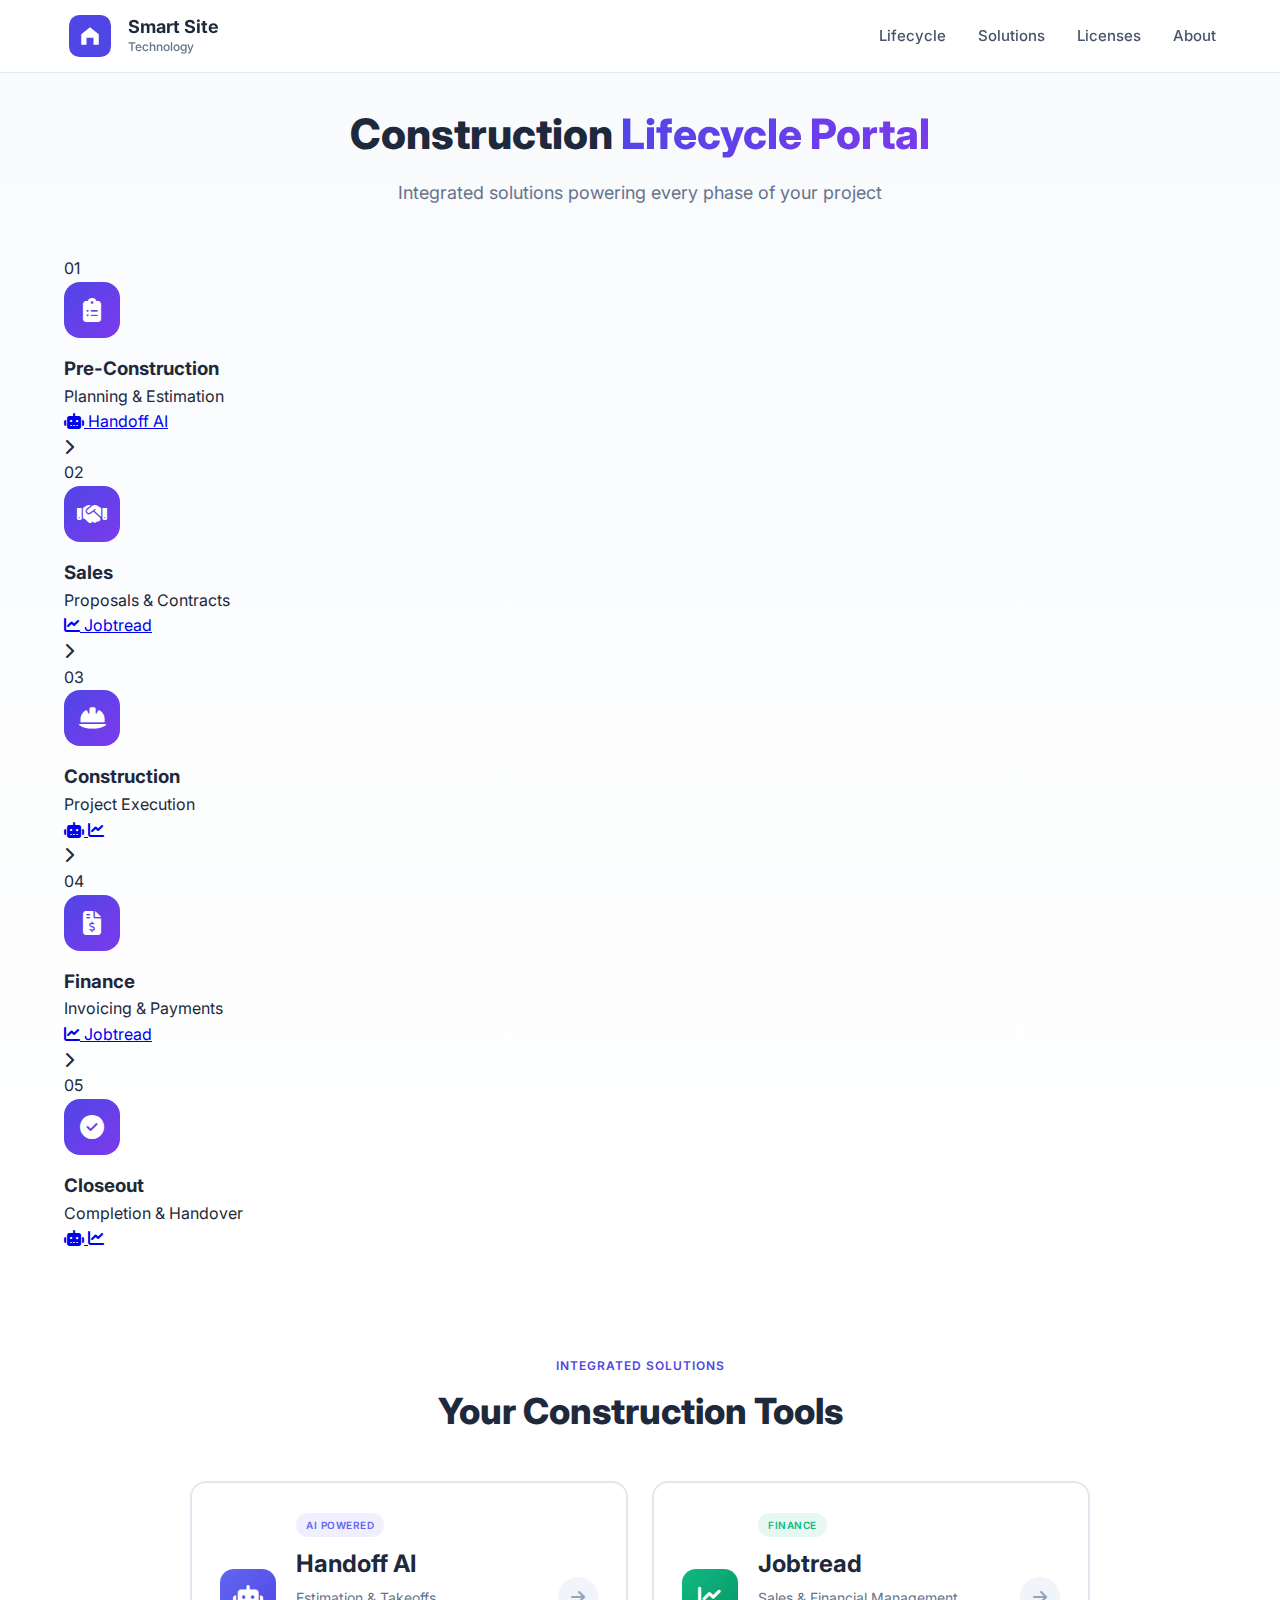
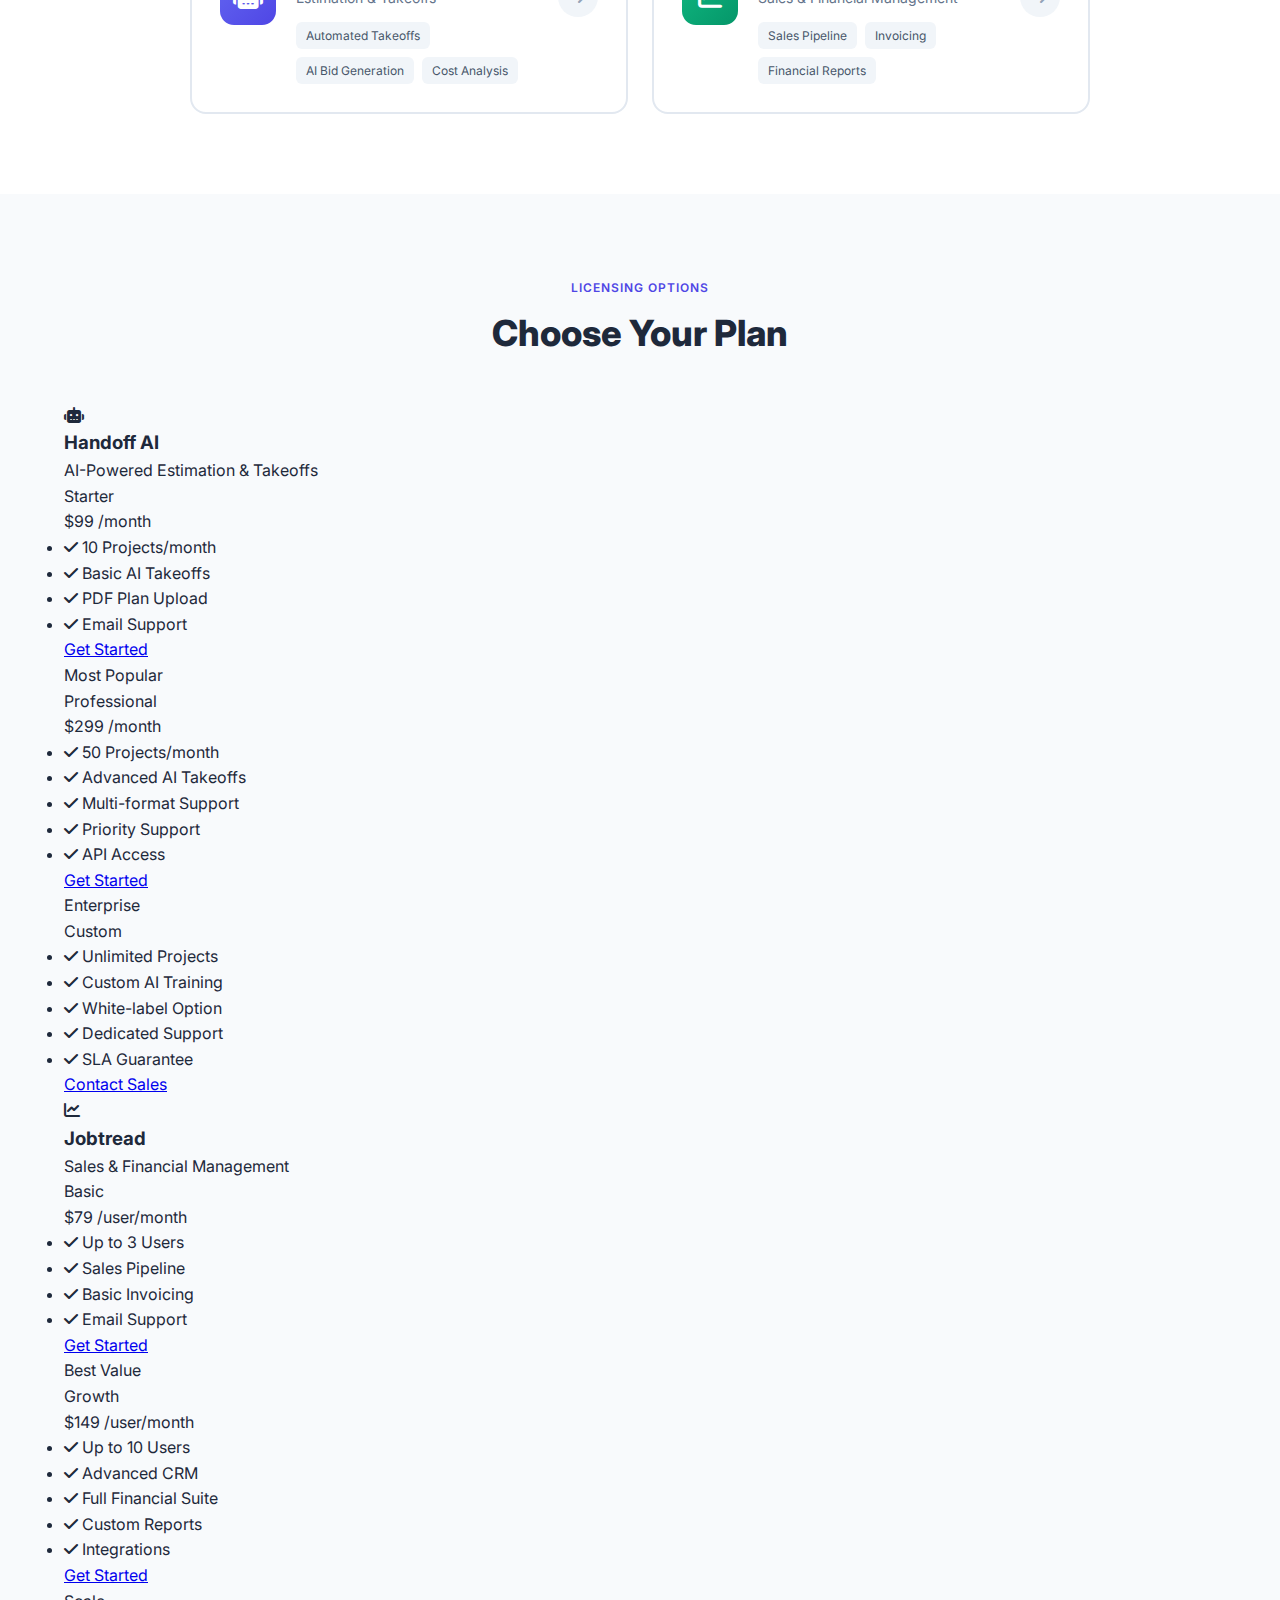
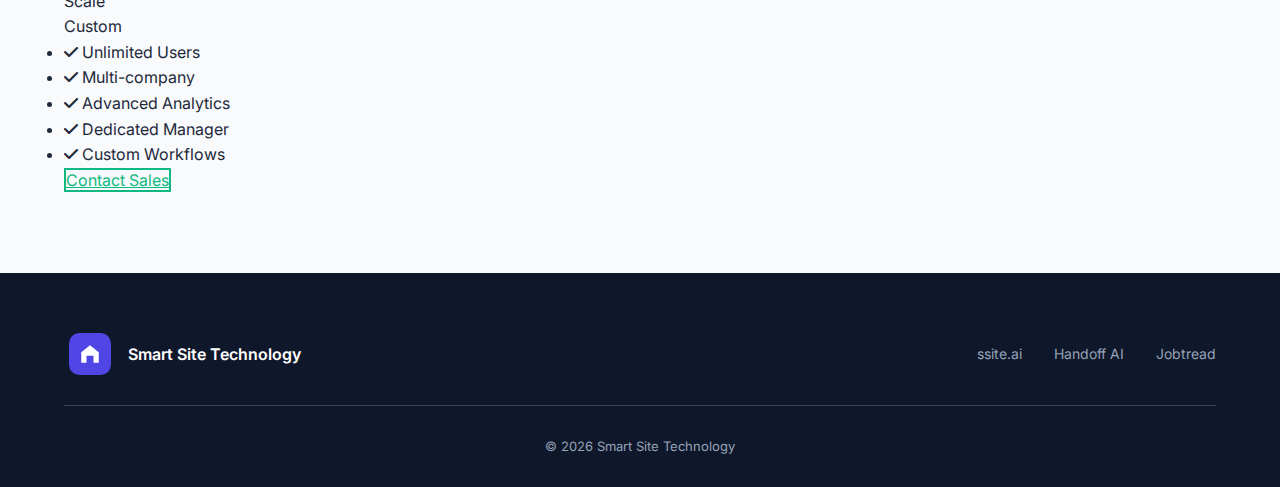
<file: index.html>
<!DOCTYPE html>
<html lang="en">
<head>
    <meta charset="UTF-8">
    <meta name="viewport" content="width=device-width, initial-scale=1.0">
    <title>Smart Site Technology - Construction Portal</title>
    <link rel="stylesheet" href="css/styles.css">
    <link href="https://fonts.googleapis.com/css2?family=Inter:wght@400;500;600;700;800&display=swap" rel="stylesheet">
    <link rel="stylesheet" href="https://cdnjs.cloudflare.com/ajax/libs/font-awesome/6.4.0/css/all.min.css">
</head>
<body>
    <!-- Header -->
    <header class="header">
        <div class="container">
            <div class="logo">
                <svg class="logo-icon" viewBox="0 0 48 48" fill="none" xmlns="http://www.w3.org/2000/svg">
                    <rect width="48" height="48" rx="12" fill="url(#logoGrad)"/>
                    <path d="M14 34V22L24 14L34 22V34H28V26H20V34H14Z" fill="white"/>
                    <circle cx="24" cy="20" r="3" fill="white" opacity="0.6"/>
                    <defs>
                        <linearGradient id="logoGrad" x1="0" y1="0" x2="48" y2="48">
                            <stop offset="0%" stop-color="#4F46E5"/>
                            <stop offset="100%" stop-color="#7C3AED"/>
                        </linearGradient>
                    </defs>
                </svg>
                <div class="logo-text">
                    <span class="logo-name">Smart Site</span>
                    <span class="logo-tag">Technology</span>
                </div>
            </div>
            <nav class="nav">
                <a href="#lifecycle">Lifecycle</a>
                <a href="#solutions">Solutions</a>
                <a href="#licenses">Licenses</a>
                <a href="https://www.ssite.ai" target="_blank">About</a>
            </nav>
        </div>
    </header>

    <!-- Main Hero with Lifecycle -->
    <section class="hero-lifecycle">
        <div class="container">
            <div class="hero-header">
                <h1>Construction <span class="highlight">Lifecycle Portal</span></h1>
                <p>Integrated solutions powering every phase of your project</p>
            </div>

            <div class="lifecycle-flow" id="lifecycle">
                <!-- Phase 1 -->
                <div class="phase-card">
                    <div class="phase-number">01</div>
                    <div class="phase-icon">
                        <i class="fas fa-clipboard-list"></i>
                    </div>
                    <h3>Pre-Construction</h3>
                    <p>Planning & Estimation</p>
                    <a href="https://www.handoff.ai" target="_blank" class="phase-link handoff">
                        <i class="fas fa-robot"></i> Handoff AI
                    </a>
                </div>

                <div class="phase-connector">
                    <div class="connector-line"></div>
                    <i class="fas fa-chevron-right"></i>
                </div>

                <!-- Phase 2 -->
                <div class="phase-card">
                    <div class="phase-number">02</div>
                    <div class="phase-icon">
                        <i class="fas fa-handshake"></i>
                    </div>
                    <h3>Sales</h3>
                    <p>Proposals & Contracts</p>
                    <a href="https://www.jobtread.com" target="_blank" class="phase-link jobtread">
                        <i class="fas fa-chart-line"></i> Jobtread
                    </a>
                </div>

                <div class="phase-connector">
                    <div class="connector-line"></div>
                    <i class="fas fa-chevron-right"></i>
                </div>

                <!-- Phase 3 -->
                <div class="phase-card">
                    <div class="phase-number">03</div>
                    <div class="phase-icon">
                        <i class="fas fa-hard-hat"></i>
                    </div>
                    <h3>Construction</h3>
                    <p>Project Execution</p>
                    <div class="phase-links-row">
                        <a href="https://www.handoff.ai" target="_blank" class="phase-link-sm handoff">
                            <i class="fas fa-robot"></i>
                        </a>
                        <a href="https://www.jobtread.com" target="_blank" class="phase-link-sm jobtread">
                            <i class="fas fa-chart-line"></i>
                        </a>
                    </div>
                </div>

                <div class="phase-connector">
                    <div class="connector-line"></div>
                    <i class="fas fa-chevron-right"></i>
                </div>

                <!-- Phase 4 -->
                <div class="phase-card">
                    <div class="phase-number">04</div>
                    <div class="phase-icon">
                        <i class="fas fa-file-invoice-dollar"></i>
                    </div>
                    <h3>Finance</h3>
                    <p>Invoicing & Payments</p>
                    <a href="https://www.jobtread.com" target="_blank" class="phase-link jobtread">
                        <i class="fas fa-chart-line"></i> Jobtread
                    </a>
                </div>

                <div class="phase-connector">
                    <div class="connector-line"></div>
                    <i class="fas fa-chevron-right"></i>
                </div>

                <!-- Phase 5 -->
                <div class="phase-card">
                    <div class="phase-number">05</div>
                    <div class="phase-icon">
                        <i class="fas fa-check-circle"></i>
                    </div>
                    <h3>Closeout</h3>
                    <p>Completion & Handover</p>
                    <div class="phase-links-row">
                        <a href="https://www.handoff.ai" target="_blank" class="phase-link-sm handoff">
                            <i class="fas fa-robot"></i>
                        </a>
                        <a href="https://www.jobtread.com" target="_blank" class="phase-link-sm jobtread">
                            <i class="fas fa-chart-line"></i>
                        </a>
                    </div>
                </div>
            </div>
        </div>
    </section>

    <!-- Solutions Section -->
    <section id="solutions" class="solutions">
        <div class="container">
            <div class="section-header">
                <span class="section-label">Integrated Solutions</span>
                <h2>Your Construction Tools</h2>
            </div>

            <div class="solutions-grid">
                <!-- Handoff AI -->
                <a href="https://www.handoff.ai" target="_blank" class="solution-card handoff">
                    <div class="solution-icon">
                        <i class="fas fa-robot"></i>
                    </div>
                    <div class="solution-content">
                        <div class="solution-badge">AI Powered</div>
                        <h3>Handoff AI</h3>
                        <p>Estimation & Takeoffs</p>
                        <ul>
                            <li>Automated Takeoffs</li>
                            <li>AI Bid Generation</li>
                            <li>Cost Analysis</li>
                        </ul>
                    </div>
                    <div class="solution-arrow">
                        <i class="fas fa-arrow-right"></i>
                    </div>
                </a>

                <!-- Jobtread -->
                <a href="https://www.jobtread.com" target="_blank" class="solution-card jobtread">
                    <div class="solution-icon">
                        <i class="fas fa-chart-line"></i>
                    </div>
                    <div class="solution-content">
                        <div class="solution-badge">Finance</div>
                        <h3>Jobtread</h3>
                        <p>Sales & Financial Management</p>
                        <ul>
                            <li>Sales Pipeline</li>
                            <li>Invoicing</li>
                            <li>Financial Reports</li>
                        </ul>
                    </div>
                    <div class="solution-arrow">
                        <i class="fas fa-arrow-right"></i>
                    </div>
                </a>
            </div>
        </div>
    </section>

    <!-- Licenses Section -->
    <section id="licenses" class="licenses">
        <div class="container">
            <div class="section-header">
                <span class="section-label">Licensing Options</span>
                <h2>Choose Your Plan</h2>
            </div>

            <!-- Handoff AI Licenses -->
            <div class="license-group">
                <div class="license-group-header handoff">
                    <i class="fas fa-robot"></i>
                    <h3>Handoff AI</h3>
                    <span>AI-Powered Estimation & Takeoffs</span>
                </div>
                <div class="license-cards">
                    <div class="license-card">
                        <div class="license-tier">Starter</div>
                        <div class="license-price">
                            <span class="price">$99</span>
                            <span class="period">/month</span>
                        </div>
                        <ul class="license-features">
                            <li><i class="fas fa-check"></i> 10 Projects/month</li>
                            <li><i class="fas fa-check"></i> Basic AI Takeoffs</li>
                            <li><i class="fas fa-check"></i> PDF Plan Upload</li>
                            <li><i class="fas fa-check"></i> Email Support</li>
                        </ul>
                        <a href="https://www.handoff.ai" target="_blank" class="license-btn handoff">Get Started</a>
                    </div>
                    <div class="license-card popular">
                        <div class="popular-badge">Most Popular</div>
                        <div class="license-tier">Professional</div>
                        <div class="license-price">
                            <span class="price">$299</span>
                            <span class="period">/month</span>
                        </div>
                        <ul class="license-features">
                            <li><i class="fas fa-check"></i> 50 Projects/month</li>
                            <li><i class="fas fa-check"></i> Advanced AI Takeoffs</li>
                            <li><i class="fas fa-check"></i> Multi-format Support</li>
                            <li><i class="fas fa-check"></i> Priority Support</li>
                            <li><i class="fas fa-check"></i> API Access</li>
                        </ul>
                        <a href="https://www.handoff.ai" target="_blank" class="license-btn handoff">Get Started</a>
                    </div>
                    <div class="license-card">
                        <div class="license-tier">Enterprise</div>
                        <div class="license-price">
                            <span class="price">Custom</span>
                        </div>
                        <ul class="license-features">
                            <li><i class="fas fa-check"></i> Unlimited Projects</li>
                            <li><i class="fas fa-check"></i> Custom AI Training</li>
                            <li><i class="fas fa-check"></i> White-label Option</li>
                            <li><i class="fas fa-check"></i> Dedicated Support</li>
                            <li><i class="fas fa-check"></i> SLA Guarantee</li>
                        </ul>
                        <a href="https://www.handoff.ai" target="_blank" class="license-btn handoff outline">Contact Sales</a>
                    </div>
                </div>
            </div>

            <!-- Jobtread Licenses -->
            <div class="license-group">
                <div class="license-group-header jobtread">
                    <i class="fas fa-chart-line"></i>
                    <h3>Jobtread</h3>
                    <span>Sales & Financial Management</span>
                </div>
                <div class="license-cards">
                    <div class="license-card">
                        <div class="license-tier">Basic</div>
                        <div class="license-price">
                            <span class="price">$79</span>
                            <span class="period">/user/month</span>
                        </div>
                        <ul class="license-features">
                            <li><i class="fas fa-check"></i> Up to 3 Users</li>
                            <li><i class="fas fa-check"></i> Sales Pipeline</li>
                            <li><i class="fas fa-check"></i> Basic Invoicing</li>
                            <li><i class="fas fa-check"></i> Email Support</li>
                        </ul>
                        <a href="https://www.jobtread.com" target="_blank" class="license-btn jobtread">Get Started</a>
                    </div>
                    <div class="license-card popular">
                        <div class="popular-badge">Best Value</div>
                        <div class="license-tier">Growth</div>
                        <div class="license-price">
                            <span class="price">$149</span>
                            <span class="period">/user/month</span>
                        </div>
                        <ul class="license-features">
                            <li><i class="fas fa-check"></i> Up to 10 Users</li>
                            <li><i class="fas fa-check"></i> Advanced CRM</li>
                            <li><i class="fas fa-check"></i> Full Financial Suite</li>
                            <li><i class="fas fa-check"></i> Custom Reports</li>
                            <li><i class="fas fa-check"></i> Integrations</li>
                        </ul>
                        <a href="https://www.jobtread.com" target="_blank" class="license-btn jobtread">Get Started</a>
                    </div>
                    <div class="license-card">
                        <div class="license-tier">Scale</div>
                        <div class="license-price">
                            <span class="price">Custom</span>
                        </div>
                        <ul class="license-features">
                            <li><i class="fas fa-check"></i> Unlimited Users</li>
                            <li><i class="fas fa-check"></i> Multi-company</li>
                            <li><i class="fas fa-check"></i> Advanced Analytics</li>
                            <li><i class="fas fa-check"></i> Dedicated Manager</li>
                            <li><i class="fas fa-check"></i> Custom Workflows</li>
                        </ul>
                        <a href="https://www.jobtread.com" target="_blank" class="license-btn jobtread outline">Contact Sales</a>
                    </div>
                </div>
            </div>
        </div>
    </section>

    <!-- Footer -->
    <footer class="footer">
        <div class="container">
            <div class="footer-content">
                <div class="footer-brand">
                    <svg class="footer-logo" viewBox="0 0 48 48" fill="none" xmlns="http://www.w3.org/2000/svg">
                        <rect width="48" height="48" rx="12" fill="url(#logoGrad2)"/>
                        <path d="M14 34V22L24 14L34 22V34H28V26H20V34H14Z" fill="white"/>
                        <circle cx="24" cy="20" r="3" fill="white" opacity="0.6"/>
                        <defs>
                            <linearGradient id="logoGrad2" x1="0" y1="0" x2="48" y2="48">
                                <stop offset="0%" stop-color="#4F46E5"/>
                                <stop offset="100%" stop-color="#7C3AED"/>
                            </linearGradient>
                        </defs>
                    </svg>
                    <span>Smart Site Technology</span>
                </div>
                <div class="footer-links">
                    <a href="https://www.ssite.ai" target="_blank">ssite.ai</a>
                    <a href="https://www.handoff.ai" target="_blank">Handoff AI</a>
                    <a href="https://www.jobtread.com" target="_blank">Jobtread</a>
                </div>
            </div>
            <div class="footer-bottom">
                <p>&copy; 2026 Smart Site Technology</p>
            </div>
        </div>
    </footer>
</body>
</html>
</file>
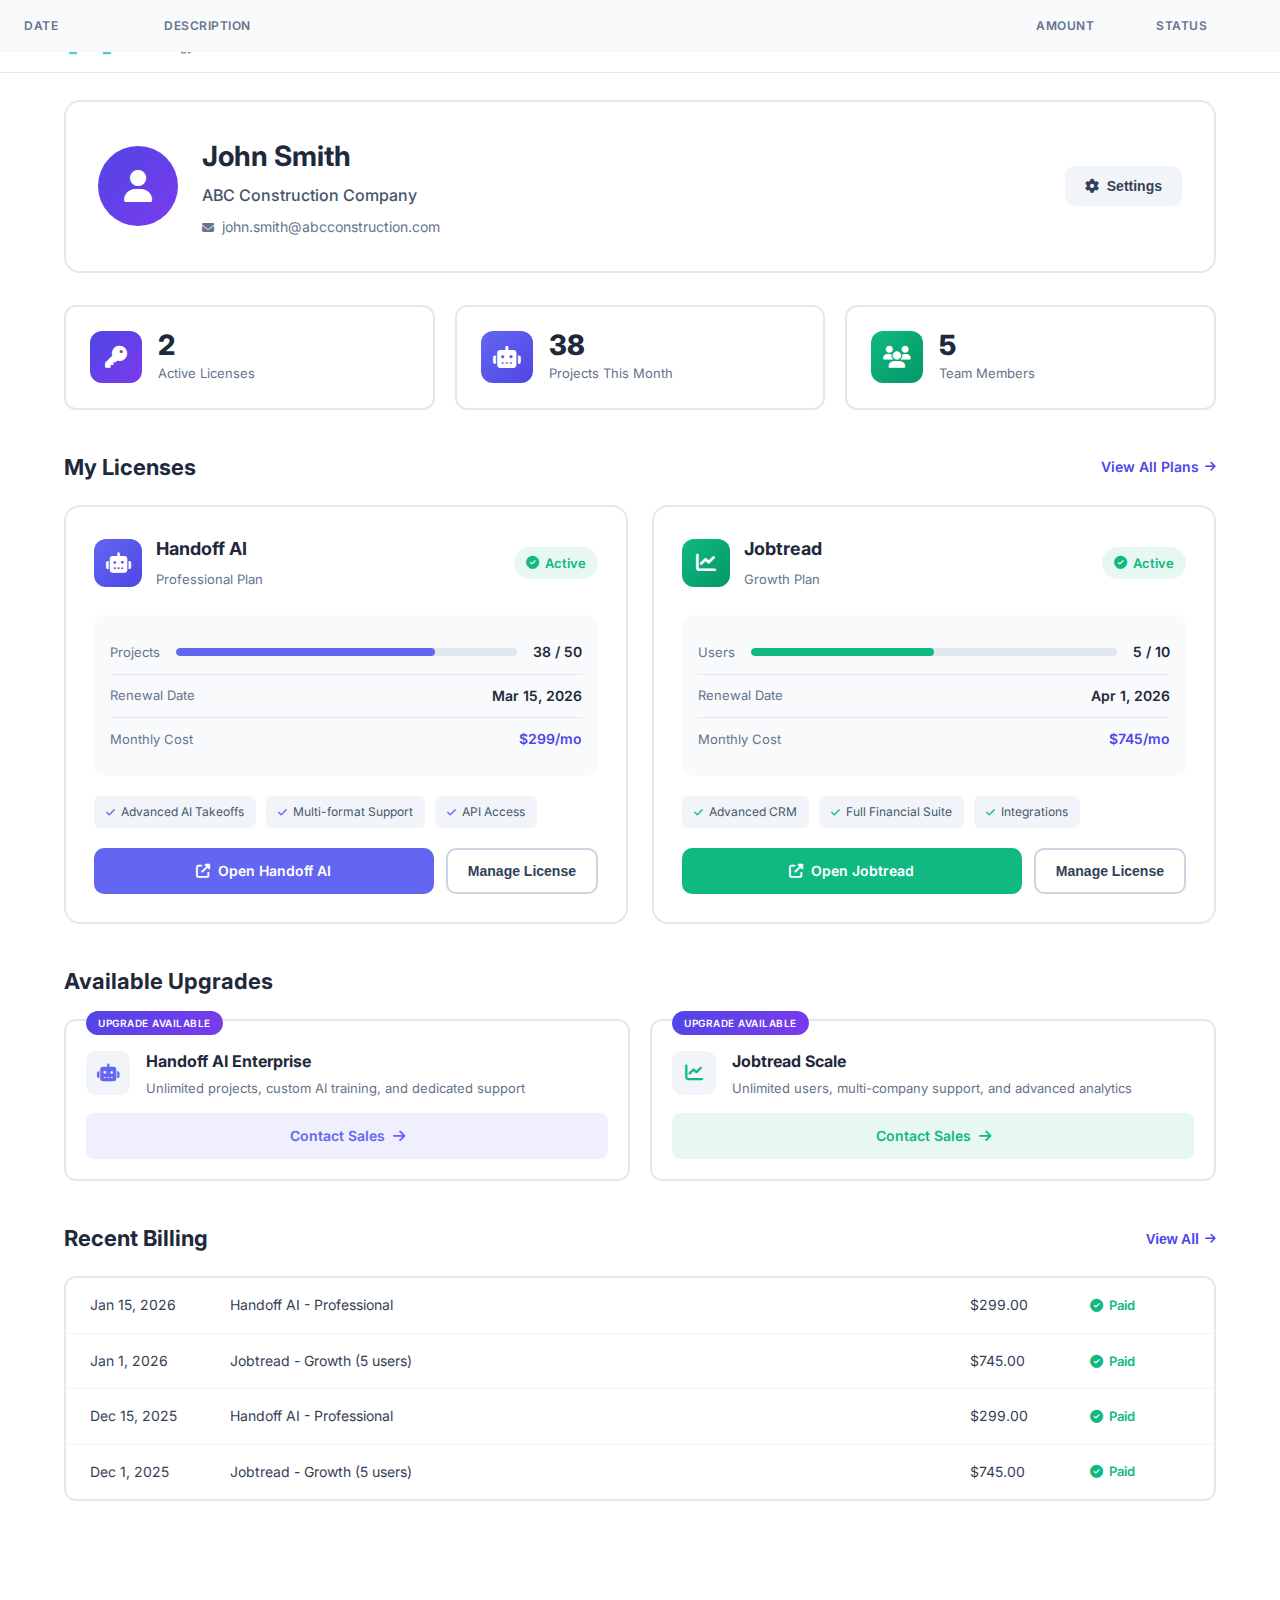
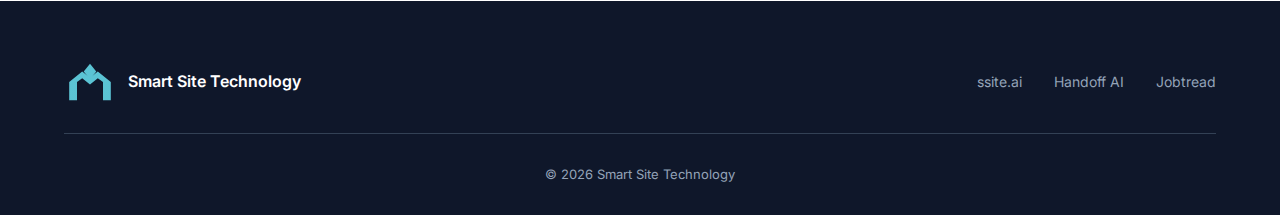
<file: profile.html>
<!DOCTYPE html>
<html lang="en">
<head>
    <meta charset="UTF-8">
    <meta name="viewport" content="width=device-width, initial-scale=1.0">
    <title>User Profile - Smart Site Technology</title>
    <link rel="stylesheet" href="css/styles.css">
    <link rel="stylesheet" href="css/profile.css">
    <link href="https://fonts.googleapis.com/css2?family=Inter:wght@400;500;600;700;800&display=swap" rel="stylesheet">
    <link rel="stylesheet" href="https://cdnjs.cloudflare.com/ajax/libs/font-awesome/6.4.0/css/all.min.css">
</head>
<body>
    <!-- Header -->
    <header class="header">
        <div class="container">
            <div class="logo">
                <a href="index.html" style="display: flex; align-items: center; gap: 12px; text-decoration: none;">
                    <svg class="logo-icon" viewBox="0 0 100 80" fill="none" xmlns="http://www.w3.org/2000/svg">
                        <defs>
                            <linearGradient id="logoGrad" x1="0" y1="0" x2="0" y2="80">
                                <stop offset="0%" stop-color="#5BC4D4"/>
                                <stop offset="100%" stop-color="#2BA3B5"/>
                            </linearGradient>
                        </defs>
                        <path d="M10 75 L10 40 L35 20 L50 32 L50 45 L35 33 L25 40 L25 75 Z" fill="url(#logoGrad)"/>
                        <path d="M90 75 L90 40 L65 20 L50 32 L50 45 L65 33 L75 40 L75 75 Z" fill="url(#logoGrad)"/>
                        <path d="M50 5 L62 20 L50 35 L38 20 Z" fill="url(#logoGrad)"/>
                    </svg>
                    <div class="logo-text">
                        <span class="logo-name">Smart Site</span>
                        <span class="logo-tag">Technology</span>
                    </div>
                </a>
            </div>
            <nav class="nav">
                <a href="index.html">Portal</a>
                <a href="index.html#licenses">Plans</a>
                <a href="profile.html" class="active">My Account</a>
            </nav>
        </div>
    </header>

    <!-- Profile Section -->
    <section class="profile-section">
        <div class="container">
            <!-- Profile Header -->
            <div class="profile-header">
                <div class="profile-avatar">
                    <i class="fas fa-user"></i>
                </div>
                <div class="profile-info">
                    <h1>John Smith</h1>
                    <p class="company">ABC Construction Company</p>
                    <p class="email"><i class="fas fa-envelope"></i> john.smith@abcconstruction.com</p>
                </div>
                <div class="profile-actions">
                    <button class="btn-secondary"><i class="fas fa-cog"></i> Settings</button>
                </div>
            </div>

            <!-- License Summary Cards -->
            <div class="license-summary">
                <div class="summary-card">
                    <div class="summary-icon">
                        <i class="fas fa-key"></i>
                    </div>
                    <div class="summary-content">
                        <span class="summary-number">2</span>
                        <span class="summary-label">Active Licenses</span>
                    </div>
                </div>
                <div class="summary-card">
                    <div class="summary-icon handoff">
                        <i class="fas fa-robot"></i>
                    </div>
                    <div class="summary-content">
                        <span class="summary-number">38</span>
                        <span class="summary-label">Projects This Month</span>
                    </div>
                </div>
                <div class="summary-card">
                    <div class="summary-icon jobtread">
                        <i class="fas fa-users"></i>
                    </div>
                    <div class="summary-content">
                        <span class="summary-number">5</span>
                        <span class="summary-label">Team Members</span>
                    </div>
                </div>
            </div>

            <!-- My Licenses Section -->
            <div class="my-licenses">
                <div class="section-title">
                    <h2>My Licenses</h2>
                    <a href="index.html#licenses" class="btn-text">View All Plans <i class="fas fa-arrow-right"></i></a>
                </div>

                <div class="licenses-grid">
                    <!-- Handoff AI License -->
                    <div class="user-license-card handoff">
                        <div class="license-header">
                            <div class="license-app">
                                <div class="app-icon handoff">
                                    <i class="fas fa-robot"></i>
                                </div>
                                <div class="app-info">
                                    <h3>Handoff AI</h3>
                                    <span class="plan-name">Professional Plan</span>
                                </div>
                            </div>
                            <span class="license-status active">
                                <i class="fas fa-check-circle"></i> Active
                            </span>
                        </div>

                        <div class="license-details">
                            <div class="detail-row">
                                <span class="detail-label">Projects</span>
                                <div class="usage-bar">
                                    <div class="usage-fill" style="width: 76%;"></div>
                                </div>
                                <span class="detail-value">38 / 50</span>
                            </div>
                            <div class="detail-row">
                                <span class="detail-label">Renewal Date</span>
                                <span class="detail-value">Mar 15, 2026</span>
                            </div>
                            <div class="detail-row">
                                <span class="detail-label">Monthly Cost</span>
                                <span class="detail-value price">$299/mo</span>
                            </div>
                        </div>

                        <div class="license-features">
                            <div class="feature"><i class="fas fa-check"></i> Advanced AI Takeoffs</div>
                            <div class="feature"><i class="fas fa-check"></i> Multi-format Support</div>
                            <div class="feature"><i class="fas fa-check"></i> API Access</div>
                        </div>

                        <div class="license-actions">
                            <a href="https://www.handoff.ai" target="_blank" class="btn-primary handoff">
                                <i class="fas fa-external-link-alt"></i> Open Handoff AI
                            </a>
                            <button class="btn-outline">Manage License</button>
                        </div>
                    </div>

                    <!-- Jobtread License -->
                    <div class="user-license-card jobtread">
                        <div class="license-header">
                            <div class="license-app">
                                <div class="app-icon jobtread">
                                    <i class="fas fa-chart-line"></i>
                                </div>
                                <div class="app-info">
                                    <h3>Jobtread</h3>
                                    <span class="plan-name">Growth Plan</span>
                                </div>
                            </div>
                            <span class="license-status active">
                                <i class="fas fa-check-circle"></i> Active
                            </span>
                        </div>

                        <div class="license-details">
                            <div class="detail-row">
                                <span class="detail-label">Users</span>
                                <div class="usage-bar jobtread">
                                    <div class="usage-fill" style="width: 50%;"></div>
                                </div>
                                <span class="detail-value">5 / 10</span>
                            </div>
                            <div class="detail-row">
                                <span class="detail-label">Renewal Date</span>
                                <span class="detail-value">Apr 1, 2026</span>
                            </div>
                            <div class="detail-row">
                                <span class="detail-label">Monthly Cost</span>
                                <span class="detail-value price">$745/mo</span>
                            </div>
                        </div>

                        <div class="license-features">
                            <div class="feature"><i class="fas fa-check"></i> Advanced CRM</div>
                            <div class="feature"><i class="fas fa-check"></i> Full Financial Suite</div>
                            <div class="feature"><i class="fas fa-check"></i> Integrations</div>
                        </div>

                        <div class="license-actions">
                            <a href="https://www.jobtread.com" target="_blank" class="btn-primary jobtread">
                                <i class="fas fa-external-link-alt"></i> Open Jobtread
                            </a>
                            <button class="btn-outline">Manage License</button>
                        </div>
                    </div>
                </div>
            </div>

            <!-- Available Upgrades -->
            <div class="available-upgrades">
                <div class="section-title">
                    <h2>Available Upgrades</h2>
                </div>

                <div class="upgrades-grid">
                    <div class="upgrade-card handoff">
                        <div class="upgrade-badge">Upgrade Available</div>
                        <div class="upgrade-content">
                            <div class="upgrade-icon">
                                <i class="fas fa-robot"></i>
                            </div>
                            <div class="upgrade-info">
                                <h4>Handoff AI Enterprise</h4>
                                <p>Unlimited projects, custom AI training, and dedicated support</p>
                            </div>
                        </div>
                        <a href="https://www.handoff.ai" target="_blank" class="btn-upgrade handoff">
                            Contact Sales <i class="fas fa-arrow-right"></i>
                        </a>
                    </div>

                    <div class="upgrade-card jobtread">
                        <div class="upgrade-badge">Upgrade Available</div>
                        <div class="upgrade-content">
                            <div class="upgrade-icon">
                                <i class="fas fa-chart-line"></i>
                            </div>
                            <div class="upgrade-info">
                                <h4>Jobtread Scale</h4>
                                <p>Unlimited users, multi-company support, and advanced analytics</p>
                            </div>
                        </div>
                        <a href="https://www.jobtread.com" target="_blank" class="btn-upgrade jobtread">
                            Contact Sales <i class="fas fa-arrow-right"></i>
                        </a>
                    </div>
                </div>
            </div>

            <!-- Billing History -->
            <div class="billing-section">
                <div class="section-title">
                    <h2>Recent Billing</h2>
                    <button class="btn-text">View All <i class="fas fa-arrow-right"></i></button>
                </div>

                <div class="billing-table">
                    <div class="billing-row header">
                        <span>Date</span>
                        <span>Description</span>
                        <span>Amount</span>
                        <span>Status</span>
                    </div>
                    <div class="billing-row">
                        <span>Jan 15, 2026</span>
                        <span>Handoff AI - Professional</span>
                        <span>$299.00</span>
                        <span class="status paid"><i class="fas fa-check-circle"></i> Paid</span>
                    </div>
                    <div class="billing-row">
                        <span>Jan 1, 2026</span>
                        <span>Jobtread - Growth (5 users)</span>
                        <span>$745.00</span>
                        <span class="status paid"><i class="fas fa-check-circle"></i> Paid</span>
                    </div>
                    <div class="billing-row">
                        <span>Dec 15, 2025</span>
                        <span>Handoff AI - Professional</span>
                        <span>$299.00</span>
                        <span class="status paid"><i class="fas fa-check-circle"></i> Paid</span>
                    </div>
                    <div class="billing-row">
                        <span>Dec 1, 2025</span>
                        <span>Jobtread - Growth (5 users)</span>
                        <span>$745.00</span>
                        <span class="status paid"><i class="fas fa-check-circle"></i> Paid</span>
                    </div>
                </div>
            </div>
        </div>
    </section>

    <!-- Footer -->
    <footer class="footer">
        <div class="container">
            <div class="footer-content">
                <div class="footer-brand">
                    <svg class="footer-logo" viewBox="0 0 100 80" fill="none" xmlns="http://www.w3.org/2000/svg">
                        <defs>
                            <linearGradient id="logoGrad2" x1="0" y1="0" x2="0" y2="80">
                                <stop offset="0%" stop-color="#5BC4D4"/>
                                <stop offset="100%" stop-color="#2BA3B5"/>
                            </linearGradient>
                        </defs>
                        <path d="M10 75 L10 40 L35 20 L50 32 L50 45 L35 33 L25 40 L25 75 Z" fill="url(#logoGrad2)"/>
                        <path d="M90 75 L90 40 L65 20 L50 32 L50 45 L65 33 L75 40 L75 75 Z" fill="url(#logoGrad2)"/>
                        <path d="M50 5 L62 20 L50 35 L38 20 Z" fill="url(#logoGrad2)"/>
                    </svg>
                    <span>Smart Site Technology</span>
                </div>
                <div class="footer-links">
                    <a href="https://www.ssite.ai" target="_blank">ssite.ai</a>
                    <a href="https://www.handoff.ai" target="_blank">Handoff AI</a>
                    <a href="https://www.jobtread.com" target="_blank">Jobtread</a>
                </div>
            </div>
            <div class="footer-bottom">
                <p>&copy; 2026 Smart Site Technology</p>
            </div>
        </div>
    </footer>
</body>
</html>
</file>
<file: css/styles.css>
/* Smart Site Technology - Construction Portal */

:root {
    --primary: #4F46E5;
    --primary-dark: #4338CA;
    --secondary: #7C3AED;
    --handoff: #6366F1;
    --handoff-dark: #4F46E5;
    --jobtread: #10B981;
    --jobtread-dark: #059669;
    --dark: #0F172A;
    --gray-900: #1E293B;
    --gray-700: #334155;
    --gray-600: #475569;
    --gray-500: #64748B;
    --gray-400: #94A3B8;
    --gray-300: #CBD5E1;
    --gray-200: #E2E8F0;
    --gray-100: #F1F5F9;
    --gray-50: #F8FAFC;
    --white: #FFFFFF;
    --gradient: linear-gradient(135deg, var(--primary) 0%, var(--secondary) 100%);
}

* {
    margin: 0;
    padding: 0;
    box-sizing: border-box;
}

body {
    font-family: 'Inter', -apple-system, BlinkMacSystemFont, sans-serif;
    background: var(--white);
    color: var(--gray-900);
    line-height: 1.6;
}

.container {
    max-width: 1200px;
    margin: 0 auto;
    padding: 0 24px;
}

/* Header */
.header {
    position: fixed;
    top: 0;
    left: 0;
    right: 0;
    background: rgba(255, 255, 255, 0.95);
    backdrop-filter: blur(10px);
    z-index: 100;
    border-bottom: 1px solid var(--gray-200);
}

.header .container {
    display: flex;
    align-items: center;
    justify-content: space-between;
    height: 72px;
}

.logo {
    display: flex;
    align-items: center;
    gap: 12px;
}

.logo-icon {
    width: 52px;
    height: 42px;
}

.logo-text {
    display: flex;
    flex-direction: column;
}

.logo-name {
    font-size: 18px;
    font-weight: 700;
    color: var(--gray-900);
    line-height: 1.2;
}

.logo-tag {
    font-size: 12px;
    color: var(--gray-500);
    font-weight: 500;
}

.nav {
    display: flex;
    gap: 32px;
}

.nav a {
    text-decoration: none;
    color: var(--gray-600);
    font-weight: 500;
    font-size: 15px;
    transition: color 0.2s;
}

.nav a:hover {
    color: var(--primary);
}

.btn-header {
    background: var(--gradient);
    color: var(--white);
    padding: 10px 20px;
    border-radius: 8px;
    text-decoration: none;
    font-weight: 600;
    font-size: 14px;
    transition: transform 0.2s, box-shadow 0.2s;
}

.btn-header:hover {
    transform: translateY(-2px);
    box-shadow: 0 4px 12px rgba(79, 70, 229, 0.4);
}

.btn-hero {
    display: inline-flex;
    align-items: center;
    gap: 10px;
    background: var(--gradient);
    color: var(--white);
    padding: 16px 32px;
    border-radius: 12px;
    text-decoration: none;
    font-weight: 600;
    font-size: 16px;
    transition: transform 0.2s, box-shadow 0.2s;
}

.btn-hero:hover {
    transform: translateY(-3px);
    box-shadow: 0 8px 20px rgba(79, 70, 229, 0.4);
}

/* Hero */
.hero {
    padding: 100px 0 40px;
    position: relative;
    overflow: hidden;
}

.hero-bg {
    position: absolute;
    top: 0;
    left: 0;
    right: 0;
    bottom: 0;
    background:
        radial-gradient(circle at 20% 80%, rgba(99, 102, 241, 0.08) 0%, transparent 50%),
        radial-gradient(circle at 80% 20%, rgba(124, 58, 237, 0.08) 0%, transparent 50%);
    z-index: -1;
}

.hero-content {
    text-align: center;
    max-width: 700px;
    margin: 0 auto;
}

.hero h1 {
    font-size: 48px;
    font-weight: 800;
    line-height: 1.1;
    color: var(--gray-900);
    margin-bottom: 16px;
}

.hero h1 .highlight {
    background: var(--gradient);
    -webkit-background-clip: text;
    -webkit-text-fill-color: transparent;
    background-clip: text;
}

.hero p {
    font-size: 18px;
    color: var(--gray-600);
    margin-bottom: 0;
}

.hero-apps {
    display: flex;
    align-items: center;
    justify-content: center;
    gap: 24px;
}

.hero-app {
    display: flex;
    flex-direction: column;
    align-items: center;
    gap: 8px;
    padding: 20px 32px;
    background: var(--white);
    border: 2px solid var(--gray-200);
    border-radius: 16px;
    text-decoration: none;
    transition: all 0.3s;
    position: relative;
}

.hero-app:hover {
    border-color: var(--primary);
    transform: translateY(-4px);
    box-shadow: 0 12px 24px rgba(0, 0, 0, 0.1);
}

.hero-app .app-badge {
    position: absolute;
    top: -10px;
    font-size: 11px;
    font-weight: 600;
    padding: 4px 10px;
    border-radius: 20px;
    background: var(--gray-900);
    color: var(--white);
}

.hero-app img {
    width: 48px;
    height: 48px;
    border-radius: 12px;
}

.hero-app span {
    font-weight: 600;
    color: var(--gray-900);
}

.app-connector {
    font-size: 24px;
    font-weight: 700;
    color: var(--gray-400);
}

/* Section Headers */
.section-header {
    text-align: center;
    margin-bottom: 40px;
}

.section-header h2 {
    font-size: 36px;
    font-weight: 800;
    color: var(--gray-900);
    margin-bottom: 12px;
}

.section-header p {
    font-size: 18px;
    color: var(--gray-500);
}

/* Hero Lifecycle Section */
.hero-lifecycle {
    padding: 100px 0 60px;
    background: linear-gradient(180deg, var(--gray-50) 0%, var(--white) 100%);
}

.hero-header {
    text-align: center;
    margin-bottom: 48px;
}

.hero-header h1 {
    font-size: 42px;
    font-weight: 800;
    color: var(--gray-900);
    margin-bottom: 12px;
}

.hero-header h1 .highlight {
    background: var(--gradient);
    -webkit-background-clip: text;
    -webkit-text-fill-color: transparent;
    background-clip: text;
}

.hero-header p {
    font-size: 18px;
    color: var(--gray-500);
}

/* Timeline Lifecycle */
.lifecycle-timeline {
    position: relative;
    display: flex;
    justify-content: space-between;
    align-items: flex-start;
    padding: 0 40px;
    max-width: 1200px;
    margin: 0 auto;
    min-width: min-content;
}

.timeline-track {
    position: absolute;
    top: 24px;
    left: 60px;
    right: 60px;
    height: 4px;
    background: linear-gradient(90deg, var(--handoff) 0%, var(--primary) 50%, var(--jobtread) 100%);
    border-radius: 2px;
    z-index: 0;
}

.timeline-phase {
    display: flex;
    flex-direction: column;
    align-items: center;
    position: relative;
    z-index: 1;
    flex: 0 0 auto;
    width: 180px;
}

.phase-dot {
    width: 48px;
    height: 48px;
    background: var(--white);
    border: 4px solid var(--primary);
    border-radius: 50%;
    display: flex;
    align-items: center;
    justify-content: center;
    margin-bottom: 20px;
    transition: all 0.3s;
    box-shadow: 0 4px 12px rgba(79, 70, 229, 0.2);
    flex-shrink: 0;
}

.phase-dot span {
    font-size: 16px;
    font-weight: 800;
    color: var(--primary);
}

.phase-dot.highlight {
    background: var(--gradient);
    border-color: transparent;
    transform: scale(1.15);
    box-shadow: 0 6px 20px rgba(79, 70, 229, 0.35);
}

.phase-dot.highlight span {
    color: var(--white);
}

.timeline-phase:hover .phase-dot {
    transform: scale(1.1);
    box-shadow: 0 6px 16px rgba(79, 70, 229, 0.3);
}

.timeline-phase:hover .phase-dot.highlight {
    transform: scale(1.2);
}

.phase-content {
    background: var(--white);
    border: 2px solid var(--gray-200);
    border-radius: 16px;
    padding: 20px 16px;
    text-align: center;
    width: 160px;
    transition: all 0.3s;
}

.timeline-phase:hover .phase-content {
    border-color: var(--primary);
    transform: translateY(-4px);
    box-shadow: 0 12px 24px rgba(0, 0, 0, 0.08);
}

.phase-icon-circle {
    width: 56px;
    height: 56px;
    background: linear-gradient(135deg, var(--gray-100) 0%, var(--gray-200) 100%);
    border-radius: 50%;
    display: flex;
    align-items: center;
    justify-content: center;
    margin: 0 auto 16px;
    transition: all 0.3s;
}

.phase-icon-circle i {
    font-size: 24px;
    color: var(--primary);
}

.timeline-phase:hover .phase-icon-circle {
    background: var(--gradient);
}

.timeline-phase:hover .phase-icon-circle i {
    color: var(--white);
}

.phase-content h3 {
    font-size: 16px;
    font-weight: 700;
    color: var(--gray-900);
    margin-bottom: 4px;
}

.phase-content p {
    font-size: 13px;
    color: var(--gray-500);
    margin-bottom: 16px;
}

/* Phase Tool Links */
.phase-tool {
    display: flex;
    align-items: center;
    justify-content: center;
    gap: 8px;
    padding: 10px 16px;
    border-radius: 10px;
    text-decoration: none;
    font-size: 13px;
    font-weight: 600;
    transition: all 0.2s;
}

.phase-tool.handoff {
    background: rgba(99, 102, 241, 0.1);
    color: var(--handoff);
}

.phase-tool.handoff:hover {
    background: var(--handoff);
    color: var(--white);
}

.phase-tool.jobtread {
    background: rgba(16, 185, 129, 0.1);
    color: var(--jobtread);
}

.phase-tool.jobtread:hover {
    background: var(--jobtread);
    color: var(--white);
}

.phase-tool i:last-child {
    font-size: 10px;
    opacity: 0.7;
}

/* Dual Tool Links */
.phase-tools-dual {
    display: flex;
    justify-content: center;
    gap: 10px;
}

.phase-tool-mini {
    width: 44px;
    height: 44px;
    border-radius: 12px;
    display: flex;
    align-items: center;
    justify-content: center;
    text-decoration: none;
    font-size: 18px;
    transition: all 0.2s;
}

.phase-tool-mini.handoff {
    background: rgba(99, 102, 241, 0.1);
    color: var(--handoff);
}

.phase-tool-mini.handoff:hover {
    background: var(--handoff);
    color: var(--white);
    transform: translateY(-2px);
}

.phase-tool-mini.jobtread {
    background: rgba(16, 185, 129, 0.1);
    color: var(--jobtread);
}

.phase-tool-mini.jobtread:hover {
    background: var(--jobtread);
    color: var(--white);
    transform: translateY(-2px);
}

/* Lifecycle Section */
.lifecycle {
    padding: 100px 0;
    background: var(--gray-50);
}

.lifecycle-visual {
    display: flex;
    align-items: flex-start;
    justify-content: center;
    gap: 12px;
    flex-wrap: wrap;
}

.phase {
    display: flex;
    flex-direction: column;
    align-items: center;
    padding: 24px 20px;
    background: var(--white);
    border-radius: 16px;
    border: 2px solid var(--gray-200);
    width: 180px;
    transition: all 0.3s;
}

.phase:hover {
    border-color: var(--primary);
    transform: translateY(-4px);
    box-shadow: 0 12px 24px rgba(0, 0, 0, 0.08);
}

.phase-icon {
    width: 56px;
    height: 56px;
    background: var(--gradient);
    border-radius: 16px;
    display: flex;
    align-items: center;
    justify-content: center;
    margin-bottom: 16px;
}

.phase-icon i {
    font-size: 24px;
    color: var(--white);
}

.phase-content {
    text-align: center;
    margin-bottom: 16px;
}

.phase-content h3 {
    font-size: 15px;
    font-weight: 700;
    color: var(--gray-900);
    margin-bottom: 4px;
}

.phase-content p {
    font-size: 13px;
    color: var(--gray-500);
}

.phase-app {
    display: flex;
    align-items: center;
    gap: 6px;
    padding: 8px 14px;
    border-radius: 8px;
    text-decoration: none;
    font-size: 12px;
    font-weight: 600;
    transition: all 0.2s;
}

.phase-app.handoff {
    background: rgba(99, 102, 241, 0.1);
    color: var(--handoff);
}

.phase-app.handoff:hover {
    background: var(--handoff);
    color: var(--white);
}

.phase-app.jobtread {
    background: rgba(16, 185, 129, 0.1);
    color: var(--jobtread);
}

.phase-app.jobtread:hover {
    background: var(--jobtread);
    color: var(--white);
}

.phase-app i:last-child {
    font-size: 10px;
    opacity: 0.7;
}

.phase-apps-row {
    display: flex;
    gap: 8px;
}

.phase-app-sm {
    width: 36px;
    height: 36px;
    border-radius: 8px;
    display: flex;
    align-items: center;
    justify-content: center;
    text-decoration: none;
    transition: all 0.2s;
}

.phase-app-sm.handoff {
    background: rgba(99, 102, 241, 0.1);
    color: var(--handoff);
}

.phase-app-sm.handoff:hover {
    background: var(--handoff);
    color: var(--white);
}

.phase-app-sm.jobtread {
    background: rgba(16, 185, 129, 0.1);
    color: var(--jobtread);
}

.phase-app-sm.jobtread:hover {
    background: var(--jobtread);
    color: var(--white);
}

.phase-arrow {
    display: flex;
    align-items: center;
    padding-top: 40px;
    color: var(--gray-300);
    font-size: 20px;
}

/* Solutions Section */
.solutions {
    padding: 40px 0 80px;
    background: var(--white);
}

.section-label {
    display: inline-block;
    font-size: 12px;
    font-weight: 600;
    text-transform: uppercase;
    letter-spacing: 1px;
    color: var(--primary);
    margin-bottom: 8px;
}

.solutions-grid {
    display: grid;
    grid-template-columns: repeat(2, 1fr);
    gap: 24px;
    max-width: 900px;
    margin: 0 auto;
}

.solution-card {
    display: flex;
    align-items: center;
    gap: 20px;
    padding: 28px;
    border-radius: 16px;
    border: 2px solid var(--gray-200);
    text-decoration: none;
    transition: all 0.3s;
    background: var(--white);
}

.solution-card:hover {
    transform: translateY(-4px);
    box-shadow: 0 16px 32px rgba(0, 0, 0, 0.08);
}

.solution-card.handoff:hover {
    border-color: var(--handoff);
}

.solution-card.jobtread:hover {
    border-color: var(--jobtread);
}

.solution-content {
    flex: 1;
}

.solution-content .solution-badge {
    display: inline-block;
    font-size: 10px;
    font-weight: 600;
    text-transform: uppercase;
    letter-spacing: 0.5px;
    padding: 4px 10px;
    border-radius: 20px;
    margin-bottom: 8px;
}

.solution-card.handoff .solution-content .solution-badge {
    background: rgba(99, 102, 241, 0.1);
    color: var(--handoff);
}

.solution-card.jobtread .solution-content .solution-badge {
    background: rgba(16, 185, 129, 0.1);
    color: var(--jobtread);
}

.solution-content h3 {
    font-size: 20px;
    font-weight: 700;
    color: var(--gray-900);
    margin-bottom: 4px;
}

.solution-content p {
    font-size: 14px;
    color: var(--gray-500);
    margin-bottom: 12px;
}

.solution-content ul {
    list-style: none;
    display: flex;
    flex-wrap: wrap;
    gap: 8px;
}

.solution-content ul li {
    font-size: 12px;
    color: var(--gray-600);
    background: var(--gray-100);
    padding: 4px 10px;
    border-radius: 6px;
}

.solution-arrow {
    width: 40px;
    height: 40px;
    border-radius: 50%;
    background: var(--gray-100);
    display: flex;
    align-items: center;
    justify-content: center;
    color: var(--gray-400);
    transition: all 0.2s;
}

.solution-card.handoff:hover .solution-arrow {
    background: var(--handoff);
    color: var(--white);
}

.solution-card.jobtread:hover .solution-arrow {
    background: var(--jobtread);
    color: var(--white);
}

.solution-header {
    display: flex;
    align-items: center;
    justify-content: space-between;
    margin-bottom: 20px;
}

.solution-icon {
    width: 56px;
    height: 56px;
    border-radius: 14px;
    display: flex;
    align-items: center;
    justify-content: center;
    font-size: 24px;
    color: var(--white);
}

.solution-card.handoff .solution-icon {
    background: linear-gradient(135deg, var(--handoff) 0%, var(--primary) 100%);
}

.solution-card.jobtread .solution-icon {
    background: linear-gradient(135deg, var(--jobtread) 0%, var(--jobtread-dark) 100%);
}

.solution-badge {
    font-size: 11px;
    font-weight: 600;
    padding: 5px 12px;
    border-radius: 20px;
    text-transform: uppercase;
    letter-spacing: 0.5px;
}

.solution-card.handoff .solution-badge {
    background: rgba(99, 102, 241, 0.1);
    color: var(--handoff);
}

.solution-card.jobtread .solution-badge {
    background: rgba(16, 185, 129, 0.1);
    color: var(--jobtread);
}

.solution-card h3 {
    font-size: 24px;
    font-weight: 700;
    color: var(--gray-900);
    margin-bottom: 4px;
}

.solution-type {
    font-size: 14px;
    font-weight: 600;
    margin-bottom: 12px;
}

.solution-card.handoff .solution-type {
    color: var(--handoff);
}

.solution-card.jobtread .solution-type {
    color: var(--jobtread);
}

.solution-desc {
    font-size: 15px;
    color: var(--gray-600);
    margin-bottom: 20px;
    line-height: 1.6;
}

.solution-features {
    list-style: none;
    margin-bottom: 24px;
}

.solution-features li {
    display: flex;
    align-items: center;
    gap: 10px;
    padding: 8px 0;
    font-size: 14px;
    color: var(--gray-700);
    border-bottom: 1px solid var(--gray-100);
}

.solution-features li:last-child {
    border-bottom: none;
}

.solution-features i {
    font-size: 12px;
}

.solution-card.handoff .solution-features i {
    color: var(--handoff);
}

.solution-card.jobtread .solution-features i {
    color: var(--jobtread);
}

.solution-cta {
    display: flex;
    align-items: center;
    justify-content: center;
    gap: 8px;
    padding: 14px 24px;
    border-radius: 10px;
    font-weight: 600;
    font-size: 15px;
    transition: all 0.2s;
}

.solution-card.handoff .solution-cta {
    background: var(--handoff);
    color: var(--white);
}

.solution-card.handoff:hover .solution-cta {
    background: var(--handoff-dark);
}

.solution-card.jobtread .solution-cta {
    background: var(--jobtread);
    color: var(--white);
}

.solution-card.jobtread:hover .solution-cta {
    background: var(--jobtread-dark);
}

/* Licenses/Plans Section */
.licenses {
    padding: 80px 0;
    background: var(--gray-50);
}

.licenses .section-header p {
    font-size: 16px;
    color: var(--gray-500);
    margin-top: 8px;
}

/* Product Tabs */
.product-tabs {
    display: flex;
    justify-content: center;
    gap: 12px;
    margin-bottom: 32px;
}

.tab-btn {
    display: flex;
    align-items: center;
    gap: 10px;
    padding: 14px 28px;
    background: var(--white);
    border: 2px solid var(--gray-200);
    border-radius: 12px;
    font-size: 15px;
    font-weight: 600;
    color: var(--gray-600);
    cursor: pointer;
    transition: all 0.2s;
}

.tab-btn:hover {
    border-color: var(--gray-300);
    background: var(--gray-50);
}

.tab-btn.active {
    background: var(--gradient);
    border-color: transparent;
    color: var(--white);
}

.tab-btn i {
    font-size: 18px;
}

/* Plans Container */
.plans-container {
    display: none;
}

.plans-container.active {
    display: block;
}

.plans-header {
    display: flex;
    align-items: center;
    justify-content: space-between;
    padding: 20px 28px;
    border-radius: 16px 16px 0 0;
    margin-bottom: 0;
}

.plans-header.handoff {
    background: linear-gradient(135deg, var(--handoff) 0%, var(--primary) 100%);
}

.plans-header.jobtread {
    background: linear-gradient(135deg, var(--jobtread) 0%, var(--jobtread-dark) 100%);
}

.plans-header .product-info h3 {
    font-size: 22px;
    font-weight: 700;
    color: var(--white);
    margin: 0 0 4px 0;
}

.plans-header .product-info p {
    font-size: 14px;
    color: rgba(255, 255, 255, 0.8);
    margin: 0;
}

.plans-header .learn-more {
    display: flex;
    align-items: center;
    gap: 6px;
    font-size: 14px;
    font-weight: 500;
    color: rgba(255, 255, 255, 0.9);
    text-decoration: none;
    transition: color 0.2s;
}

.plans-header .learn-more:hover {
    color: var(--white);
}

.plans-header .learn-more i {
    font-size: 12px;
}

/* Plans Grid */
.plans-grid {
    display: grid;
    grid-template-columns: repeat(3, 1fr);
    gap: 24px;
    padding: 32px;
    background: var(--white);
    border-radius: 0 0 16px 16px;
    border: 2px solid var(--gray-200);
    border-top: none;
}

/* Plan Card */
.plan-card {
    padding: 28px;
    background: var(--white);
    border: 2px solid var(--gray-200);
    border-radius: 16px;
    position: relative;
    transition: all 0.3s;
}

.plan-card:hover {
    border-color: var(--gray-300);
    transform: translateY(-4px);
    box-shadow: 0 12px 24px rgba(0, 0, 0, 0.08);
}

.plan-card.featured {
    border-color: var(--handoff);
    background: linear-gradient(180deg, rgba(99, 102, 241, 0.04) 0%, var(--white) 100%);
}

.plan-card.featured.jobtread {
    border-color: var(--jobtread);
    background: linear-gradient(180deg, rgba(16, 185, 129, 0.04) 0%, var(--white) 100%);
}

.featured-badge {
    position: absolute;
    top: -12px;
    left: 50%;
    transform: translateX(-50%);
    background: var(--handoff);
    color: var(--white);
    font-size: 11px;
    font-weight: 600;
    padding: 6px 16px;
    border-radius: 20px;
    text-transform: uppercase;
    letter-spacing: 0.5px;
    white-space: nowrap;
}

.plan-card.featured.jobtread .featured-badge {
    background: var(--jobtread);
}

.plan-header {
    text-align: center;
    margin-bottom: 20px;
}

.plan-card.featured .plan-header {
    margin-top: 8px;
}

.plan-header h4 {
    font-size: 20px;
    font-weight: 700;
    color: var(--gray-900);
    margin-bottom: 4px;
}

.plan-header p {
    font-size: 13px;
    color: var(--gray-500);
}

.plan-price {
    text-align: center;
    margin-bottom: 24px;
    padding-bottom: 24px;
    border-bottom: 1px solid var(--gray-200);
}

.plan-price .currency {
    font-size: 20px;
    font-weight: 700;
    color: var(--gray-900);
    vertical-align: top;
}

.plan-price .amount {
    font-size: 48px;
    font-weight: 800;
    color: var(--gray-900);
    line-height: 1;
}

.plan-price .amount.custom {
    font-size: 32px;
}

.plan-price .period {
    font-size: 14px;
    color: var(--gray-500);
}

/* Plan Features */
.plan-features {
    list-style: none;
    margin-bottom: 24px;
}

.plan-features li {
    display: flex;
    align-items: center;
    gap: 12px;
    padding: 10px 0;
    font-size: 14px;
    color: var(--gray-700);
}

.plan-features li i {
    font-size: 12px;
    color: var(--handoff);
    width: 16px;
    flex-shrink: 0;
}

#jobtread-plans .plan-features li i {
    color: var(--jobtread);
}

/* Plan Button */
.plan-btn {
    display: block;
    width: 100%;
    padding: 14px 24px;
    background: var(--gray-100);
    border: none;
    border-radius: 10px;
    font-size: 15px;
    font-weight: 600;
    color: var(--gray-700);
    text-decoration: none;
    text-align: center;
    cursor: pointer;
    transition: all 0.2s;
}

.plan-btn:hover {
    background: var(--gray-200);
}

.plan-btn.primary {
    background: var(--handoff);
    color: var(--white);
}

.plan-btn.primary:hover {
    background: var(--handoff-dark);
    transform: translateY(-2px);
    box-shadow: 0 4px 12px rgba(99, 102, 241, 0.3);
}

.plan-btn.primary.jobtread {
    background: var(--jobtread);
}

.plan-btn.primary.jobtread:hover {
    background: var(--jobtread-dark);
    box-shadow: 0 4px 12px rgba(16, 185, 129, 0.3);
}

.plan-btn.outline {
    background: transparent;
    border: 2px solid var(--gray-300);
}

.plan-btn.outline:hover {
    border-color: var(--handoff);
    color: var(--handoff);
}

.plan-btn.outline.jobtread:hover {
    border-color: var(--jobtread);
    color: var(--jobtread);
}

/* Old license-btn kept for backward compatibility */
.license-btn.jobtread.outline {
    background: transparent;
    border: 2px solid var(--jobtread);
    color: var(--jobtread);
}

.license-btn.jobtread.outline:hover {
    background: var(--jobtread);
    color: var(--white);
}

/* Footer */
.footer {
    background: var(--dark);
    padding: 60px 0 30px;
    color: var(--gray-400);
}

.footer-content {
    display: flex;
    justify-content: space-between;
    align-items: center;
    padding-bottom: 30px;
    border-bottom: 1px solid var(--gray-700);
    margin-bottom: 30px;
}

.footer-brand {
    display: flex;
    align-items: center;
    gap: 16px;
}

.footer-logo {
    width: 52px;
    height: 42px;
}

.footer-brand strong {
    color: var(--white);
    font-size: 16px;
    display: block;
}

.footer-brand p {
    font-size: 13px;
    margin-top: 2px;
}

.footer-links {
    display: flex;
    gap: 32px;
}

.footer-links a {
    color: var(--gray-400);
    text-decoration: none;
    font-size: 14px;
    transition: color 0.2s;
}

.footer-links a:hover {
    color: var(--white);
}

.footer-bottom {
    text-align: center;
    font-size: 13px;
}

/* Footer Brand */
.footer-brand {
    display: flex;
    align-items: center;
    gap: 12px;
    color: var(--white);
    font-weight: 600;
    font-size: 16px;
}

/* Responsive */
@media (max-width: 1200px) {
    .hero-lifecycle .container {
        overflow-x: auto;
        padding-bottom: 20px;
    }

    .lifecycle-timeline {
        padding: 0 20px;
        gap: 8px;
    }

    .timeline-phase {
        width: 160px;
    }

    .phase-content {
        width: 140px;
        padding: 16px 12px;
    }

    .phase-content h3 {
        font-size: 14px;
    }

    .phase-content p {
        font-size: 12px;
    }

    .plans-grid {
        grid-template-columns: repeat(3, 1fr);
        gap: 16px;
        padding: 24px;
    }

    .plan-card {
        padding: 20px;
    }
}

@media (max-width: 992px) {
    .plans-grid {
        grid-template-columns: 1fr;
        max-width: 400px;
        margin: 0 auto;
    }

    .plans-header {
        flex-direction: column;
        text-align: center;
        gap: 12px;
    }
}

@media (max-width: 768px) {
    .nav {
        display: none;
    }

    .hero-lifecycle {
        padding: 100px 0 40px;
    }

    .hero-header h1 {
        font-size: 32px;
    }

    .hero-header p {
        font-size: 16px;
    }

    .hero-lifecycle .container {
        overflow-x: auto;
        -webkit-overflow-scrolling: touch;
    }

    .lifecycle-timeline {
        min-width: 900px;
        padding: 0 30px;
    }

    .timeline-track {
        left: 50px;
        right: 50px;
    }

    .timeline-phase {
        width: 150px;
    }

    .phase-content {
        width: 130px;
        padding: 14px 10px;
    }

    .lifecycle-flow {
        flex-direction: column;
        align-items: center;
    }

    .phase-card {
        width: 100%;
        max-width: 280px;
    }

    .section-header h2 {
        font-size: 28px;
    }

    .solutions-grid {
        grid-template-columns: 1fr;
    }

    .solution-card {
        flex-direction: column;
        text-align: center;
    }

    .solution-arrow {
        display: none;
    }

    .footer-content {
        flex-direction: column;
        gap: 24px;
        text-align: center;
    }

    .product-tabs {
        flex-direction: column;
    }

    .tab-btn {
        width: 100%;
        justify-content: center;
    }

    .plans-grid {
        padding: 20px;
    }
}
</file>
<file: css/profile.css>
/* Profile Page Styles */

.profile-section {
    padding: 100px 0 60px;
    min-height: calc(100vh - 200px);
}

/* Profile Header */
.profile-header {
    display: flex;
    align-items: center;
    gap: 24px;
    padding: 32px;
    background: var(--white);
    border-radius: 16px;
    border: 2px solid var(--gray-200);
    margin-bottom: 32px;
}

.profile-avatar {
    width: 80px;
    height: 80px;
    background: var(--gradient);
    border-radius: 50%;
    display: flex;
    align-items: center;
    justify-content: center;
    font-size: 32px;
    color: var(--white);
}

.profile-info {
    flex: 1;
}

.profile-info h1 {
    font-size: 28px;
    font-weight: 700;
    color: var(--gray-900);
    margin-bottom: 4px;
}

.profile-info .company {
    font-size: 16px;
    color: var(--gray-600);
    font-weight: 500;
    margin-bottom: 8px;
}

.profile-info .email {
    font-size: 14px;
    color: var(--gray-500);
    display: flex;
    align-items: center;
    gap: 8px;
}

.profile-info .email i {
    font-size: 12px;
}

.profile-actions .btn-secondary {
    display: flex;
    align-items: center;
    gap: 8px;
    padding: 12px 20px;
    background: var(--gray-100);
    border: none;
    border-radius: 10px;
    font-size: 14px;
    font-weight: 600;
    color: var(--gray-700);
    cursor: pointer;
    transition: all 0.2s;
}

.profile-actions .btn-secondary:hover {
    background: var(--gray-200);
}

/* License Summary Cards */
.license-summary {
    display: grid;
    grid-template-columns: repeat(3, 1fr);
    gap: 20px;
    margin-bottom: 40px;
}

.summary-card {
    display: flex;
    align-items: center;
    gap: 16px;
    padding: 24px;
    background: var(--white);
    border-radius: 12px;
    border: 2px solid var(--gray-200);
}

.summary-icon {
    width: 52px;
    height: 52px;
    background: var(--gradient);
    border-radius: 12px;
    display: flex;
    align-items: center;
    justify-content: center;
    font-size: 22px;
    color: var(--white);
}

.summary-icon.handoff {
    background: linear-gradient(135deg, var(--handoff) 0%, var(--primary) 100%);
}

.summary-icon.jobtread {
    background: linear-gradient(135deg, var(--jobtread) 0%, var(--jobtread-dark) 100%);
}

.summary-content {
    display: flex;
    flex-direction: column;
}

.summary-number {
    font-size: 28px;
    font-weight: 800;
    color: var(--gray-900);
    line-height: 1;
}

.summary-label {
    font-size: 13px;
    color: var(--gray-500);
    margin-top: 4px;
}

/* Section Titles */
.section-title {
    display: flex;
    align-items: center;
    justify-content: space-between;
    margin-bottom: 20px;
}

.section-title h2 {
    font-size: 22px;
    font-weight: 700;
    color: var(--gray-900);
}

.btn-text {
    display: flex;
    align-items: center;
    gap: 6px;
    font-size: 14px;
    font-weight: 600;
    color: var(--primary);
    text-decoration: none;
    background: none;
    border: none;
    cursor: pointer;
    transition: color 0.2s;
}

.btn-text:hover {
    color: var(--primary-dark);
}

.btn-text i {
    font-size: 12px;
}

/* My Licenses Section */
.my-licenses {
    margin-bottom: 40px;
}

.licenses-grid {
    display: grid;
    grid-template-columns: repeat(2, 1fr);
    gap: 24px;
}

.user-license-card {
    background: var(--white);
    border-radius: 16px;
    border: 2px solid var(--gray-200);
    padding: 28px;
    transition: all 0.3s;
}

.user-license-card:hover {
    box-shadow: 0 8px 24px rgba(0, 0, 0, 0.08);
}

.user-license-card.handoff:hover {
    border-color: var(--handoff);
}

.user-license-card.jobtread:hover {
    border-color: var(--jobtread);
}

.license-header {
    display: flex;
    align-items: center;
    justify-content: space-between;
    margin-bottom: 24px;
}

.license-app {
    display: flex;
    align-items: center;
    gap: 14px;
}

.app-icon {
    width: 48px;
    height: 48px;
    border-radius: 12px;
    display: flex;
    align-items: center;
    justify-content: center;
    font-size: 20px;
    color: var(--white);
}

.app-icon.handoff {
    background: linear-gradient(135deg, var(--handoff) 0%, var(--primary) 100%);
}

.app-icon.jobtread {
    background: linear-gradient(135deg, var(--jobtread) 0%, var(--jobtread-dark) 100%);
}

.app-info h3 {
    font-size: 18px;
    font-weight: 700;
    color: var(--gray-900);
    margin-bottom: 2px;
}

.app-info .plan-name {
    font-size: 13px;
    color: var(--gray-500);
}

.license-status {
    display: flex;
    align-items: center;
    gap: 6px;
    font-size: 13px;
    font-weight: 600;
    padding: 6px 12px;
    border-radius: 20px;
}

.license-status.active {
    background: rgba(16, 185, 129, 0.1);
    color: var(--jobtread);
}

.license-status.expired {
    background: rgba(239, 68, 68, 0.1);
    color: #EF4444;
}

/* License Details */
.license-details {
    background: var(--gray-50);
    border-radius: 10px;
    padding: 16px;
    margin-bottom: 20px;
}

.detail-row {
    display: flex;
    align-items: center;
    justify-content: space-between;
    padding: 10px 0;
    border-bottom: 1px solid var(--gray-200);
}

.detail-row:last-child {
    border-bottom: none;
}

.detail-label {
    font-size: 13px;
    color: var(--gray-500);
}

.detail-value {
    font-size: 14px;
    font-weight: 600;
    color: var(--gray-900);
}

.detail-value.price {
    color: var(--primary);
}

/* Usage Bar */
.usage-bar {
    flex: 1;
    height: 8px;
    background: var(--gray-200);
    border-radius: 4px;
    margin: 0 16px;
    overflow: hidden;
}

.usage-bar .usage-fill {
    height: 100%;
    background: var(--handoff);
    border-radius: 4px;
    transition: width 0.3s;
}

.usage-bar.jobtread .usage-fill {
    background: var(--jobtread);
}

/* License Features */
.license-features {
    display: flex;
    flex-wrap: wrap;
    gap: 10px;
    margin-bottom: 20px;
}

.license-features .feature {
    display: flex;
    align-items: center;
    gap: 6px;
    font-size: 12px;
    color: var(--gray-600);
    background: var(--gray-100);
    padding: 6px 12px;
    border-radius: 6px;
}

.license-features .feature i {
    color: var(--jobtread);
    font-size: 10px;
}

.user-license-card.handoff .license-features .feature i {
    color: var(--handoff);
}

/* License Actions */
.license-actions {
    display: flex;
    gap: 12px;
}

.btn-primary {
    flex: 1;
    display: flex;
    align-items: center;
    justify-content: center;
    gap: 8px;
    padding: 12px 20px;
    border-radius: 10px;
    font-size: 14px;
    font-weight: 600;
    text-decoration: none;
    color: var(--white);
    transition: all 0.2s;
}

.btn-primary.handoff {
    background: var(--handoff);
}

.btn-primary.handoff:hover {
    background: var(--handoff-dark);
}

.btn-primary.jobtread {
    background: var(--jobtread);
}

.btn-primary.jobtread:hover {
    background: var(--jobtread-dark);
}

.btn-outline {
    padding: 12px 20px;
    border-radius: 10px;
    font-size: 14px;
    font-weight: 600;
    background: transparent;
    border: 2px solid var(--gray-300);
    color: var(--gray-700);
    cursor: pointer;
    transition: all 0.2s;
}

.btn-outline:hover {
    border-color: var(--gray-400);
    background: var(--gray-50);
}

/* Available Upgrades */
.available-upgrades {
    margin-bottom: 40px;
}

.upgrades-grid {
    display: grid;
    grid-template-columns: repeat(2, 1fr);
    gap: 20px;
}

.upgrade-card {
    background: var(--white);
    border-radius: 12px;
    border: 2px solid var(--gray-200);
    padding: 20px;
    position: relative;
    transition: all 0.3s;
}

.upgrade-card:hover {
    box-shadow: 0 8px 24px rgba(0, 0, 0, 0.08);
}

.upgrade-card.handoff:hover {
    border-color: var(--handoff);
}

.upgrade-card.jobtread:hover {
    border-color: var(--jobtread);
}

.upgrade-badge {
    position: absolute;
    top: -10px;
    left: 20px;
    background: var(--gradient);
    color: var(--white);
    font-size: 10px;
    font-weight: 600;
    padding: 4px 12px;
    border-radius: 20px;
    text-transform: uppercase;
    letter-spacing: 0.5px;
}

.upgrade-content {
    display: flex;
    align-items: center;
    gap: 16px;
    margin-bottom: 16px;
    margin-top: 8px;
}

.upgrade-icon {
    width: 44px;
    height: 44px;
    background: var(--gray-100);
    border-radius: 10px;
    display: flex;
    align-items: center;
    justify-content: center;
    font-size: 18px;
}

.upgrade-card.handoff .upgrade-icon {
    color: var(--handoff);
}

.upgrade-card.jobtread .upgrade-icon {
    color: var(--jobtread);
}

.upgrade-info h4 {
    font-size: 16px;
    font-weight: 700;
    color: var(--gray-900);
    margin-bottom: 4px;
}

.upgrade-info p {
    font-size: 13px;
    color: var(--gray-500);
    line-height: 1.4;
}

.btn-upgrade {
    display: flex;
    align-items: center;
    justify-content: center;
    gap: 8px;
    width: 100%;
    padding: 12px;
    border-radius: 8px;
    font-size: 14px;
    font-weight: 600;
    text-decoration: none;
    transition: all 0.2s;
}

.btn-upgrade.handoff {
    background: rgba(99, 102, 241, 0.1);
    color: var(--handoff);
}

.btn-upgrade.handoff:hover {
    background: var(--handoff);
    color: var(--white);
}

.btn-upgrade.jobtread {
    background: rgba(16, 185, 129, 0.1);
    color: var(--jobtread);
}

.btn-upgrade.jobtread:hover {
    background: var(--jobtread);
    color: var(--white);
}

/* Billing Section */
.billing-section {
    margin-bottom: 40px;
}

.billing-table {
    background: var(--white);
    border-radius: 12px;
    border: 2px solid var(--gray-200);
    overflow: hidden;
}

.billing-row {
    display: grid;
    grid-template-columns: 140px 1fr 120px 100px;
    padding: 16px 24px;
    border-bottom: 1px solid var(--gray-100);
    align-items: center;
}

.billing-row:last-child {
    border-bottom: none;
}

.billing-row.header {
    background: var(--gray-50);
    font-size: 12px;
    font-weight: 600;
    color: var(--gray-500);
    text-transform: uppercase;
    letter-spacing: 0.5px;
}

.billing-row:not(.header) {
    font-size: 14px;
    color: var(--gray-700);
}

.billing-row:not(.header):hover {
    background: var(--gray-50);
}

.billing-row .status {
    display: flex;
    align-items: center;
    gap: 6px;
    font-size: 13px;
    font-weight: 600;
}

.billing-row .status.paid {
    color: var(--jobtread);
}

.billing-row .status.pending {
    color: #F59E0B;
}

/* Nav active state */
.nav a.active {
    color: var(--primary);
}

/* Responsive */
@media (max-width: 1024px) {
    .license-summary {
        grid-template-columns: repeat(2, 1fr);
    }
}

@media (max-width: 768px) {
    .profile-header {
        flex-direction: column;
        text-align: center;
    }

    .profile-info .email {
        justify-content: center;
    }

    .license-summary {
        grid-template-columns: 1fr;
    }

    .licenses-grid {
        grid-template-columns: 1fr;
    }

    .upgrades-grid {
        grid-template-columns: 1fr;
    }

    .billing-row {
        grid-template-columns: 1fr 1fr;
        gap: 8px;
    }

    .billing-row.header span:nth-child(2),
    .billing-row:not(.header) span:nth-child(2) {
        display: none;
    }

    .license-actions {
        flex-direction: column;
    }
}
</file>
